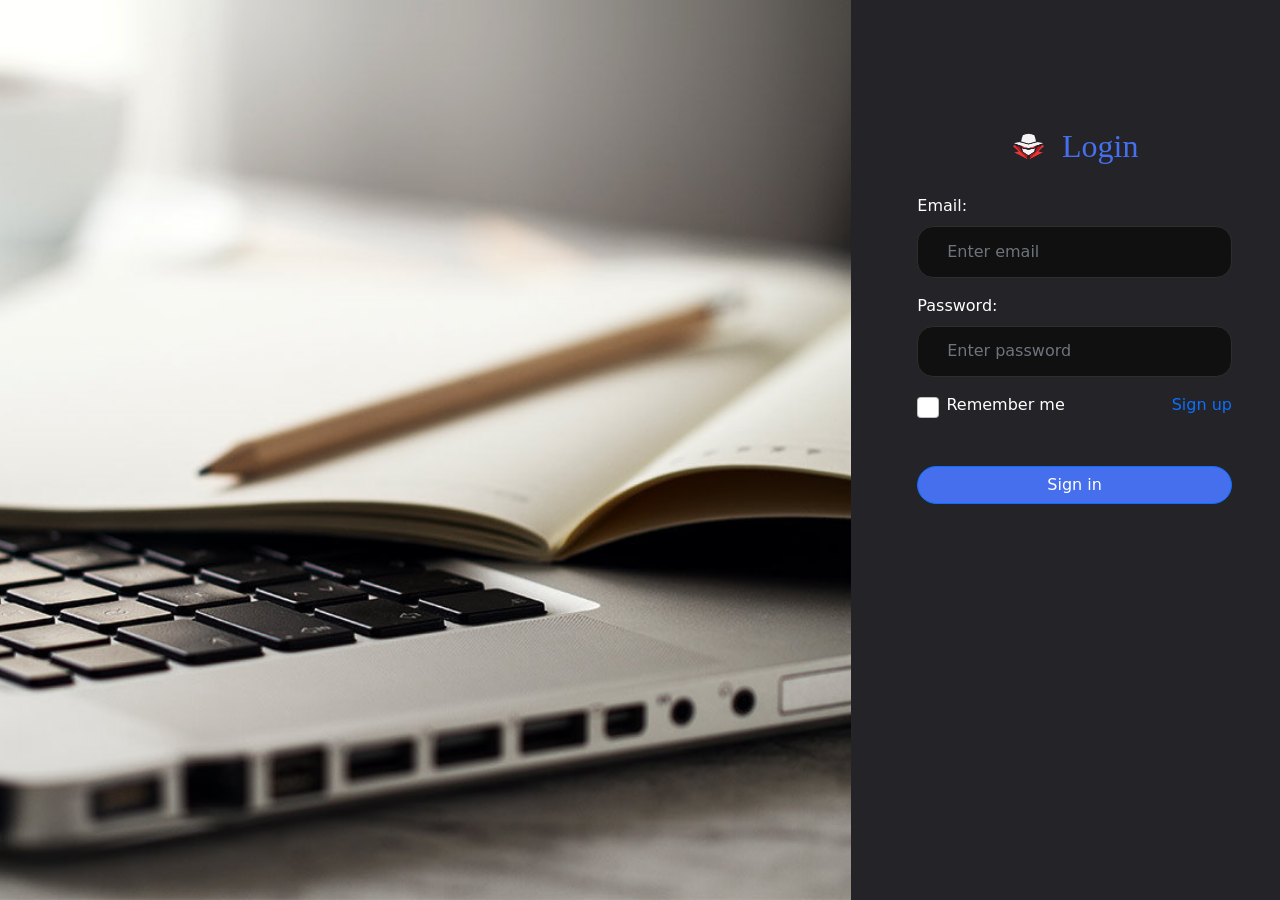
<file: login.html>
<!DOCTYPE html>
<html lang="en">

<head>
    <title>Circles</title>
    <link rel="stylesheet" href="bootstrap/css/bootstrap.min.css" type="text/css" />
    <script src="bootstrap/js/bootstrap.min.js"></script>
    <link rel="stylesheet" href="fontawesome/all.min.css" type="text/css" />
    <script src="fontawesome/all.min.js"></script>
    <link rel="stylesheet" href="styles/index.css" type="text/css" />
</head>

<body>


    <!-- ############ MAIN ############# -->
    <div class="main">
        <div class="content" style="padding: 0rem!important;">

            <!-- ############ MIDDLE ############# -->
            <div class="body middle" style="width: 100%; height: 100%; margin-top: 0px;">

                <div class="row signup-form" style="background: var(--color-black);">
                    <div class="col-lg-8 col-md-0 left-div">
                        <img src="images/register.jpg" alt="">
                    </div>



                    <div class=" col-lg-4 col-md-12" style="background: var(--color-black); margin-top: 10vh;">
                        <form class="reg-form" action="#">
                            <div class="reg-title">
                                <img src="images/social logo.png" alt="">
                                <span class="text-center header">Login</span>
                            </div>

                            <div class="mb-3 mt-3">
                                <label for="email" class="form-label">Email:</label>
                                <input type="email" class="form-control" id="email" placeholder="Enter email"
                                    name="email">
                            </div>
                            <div class="mb-3">
                                <label for="pwd" class="form-label">Password:</label>
                                <input type="password" class="form-control" id="pwd" placeholder="Enter password"
                                    name="pswd">
                            </div>

                            <div class="form-check mb-3">
                                <label class="form-check-label">
                                    <input class="form-check-input" type="checkbox" name="remember"> &nbsp;Remember me
                                </label>
                            
                                <a href="signup.html" class="" style="float: right;">Sign up</a>
                            </div>

                            <div class="mt-5 mb-3">
                                <button type="submit" class="btn btn-primary sign-up" style="width:100%">Sign
                                    in</button>
                            </div>


                        </form>
                    </div>
                </div>

            </div>


        </div>
    </div>

</body>

</html>
</file>
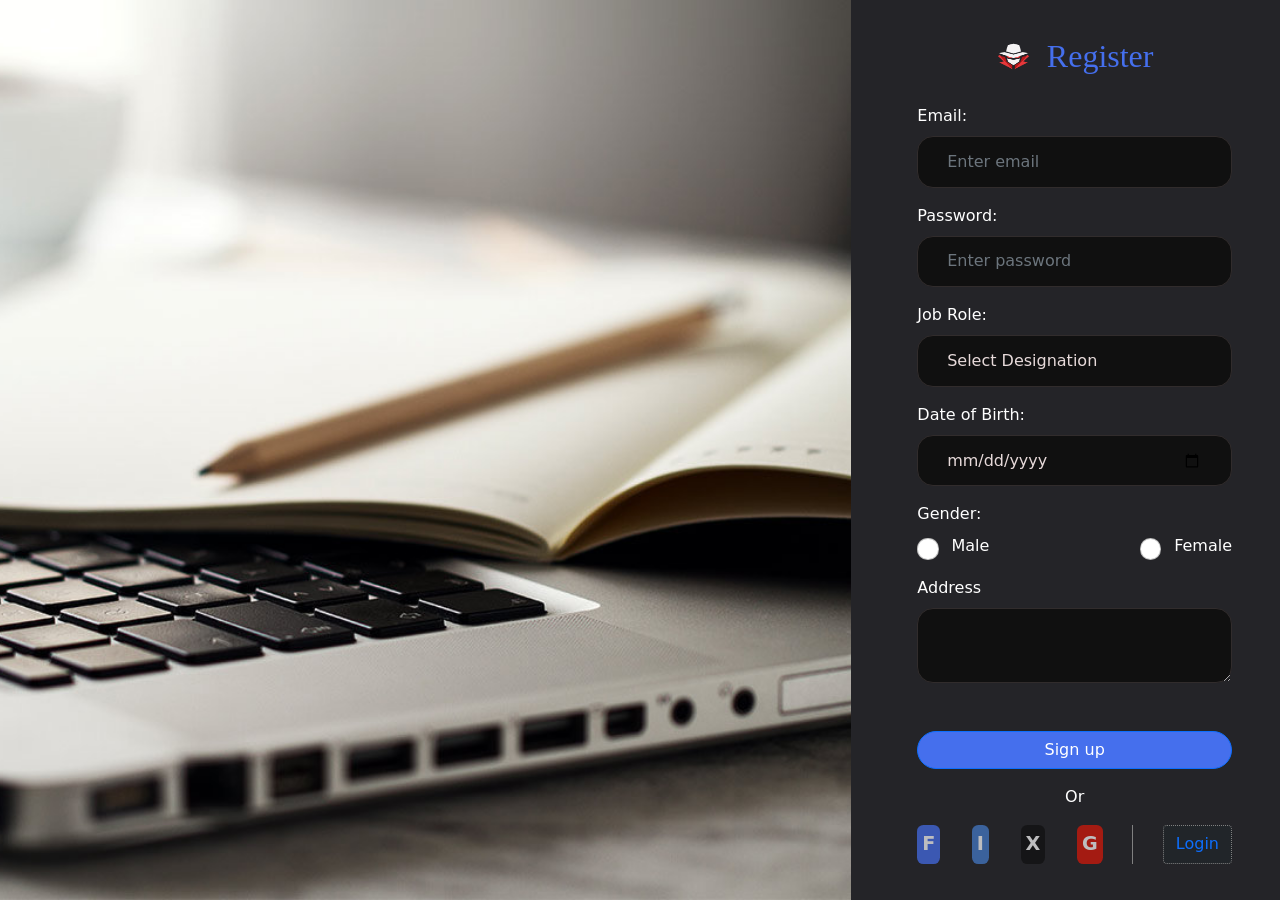
<file: signup.html>
<!DOCTYPE html>
<html lang="en">

<head>
    <title>Circles</title>
    <link rel="stylesheet" href="bootstrap/css/bootstrap.min.css" type="text/css" />
    <script src="bootstrap/js/bootstrap.min.js"></script>
    <link rel="stylesheet" href="fontawesome/all.min.css" type="text/css" />
    <script src="fontawesome/all.min.js"></script>
    <link rel="stylesheet" href="styles/index.css" type="text/css" />
</head>

<body>


    <!-- ############ MAIN ############# -->
    <div class="main">
        <div class="content" style="padding: 0rem!important;">

            <!-- ############ MIDDLE ############# -->
            <div class="body middle" style="width: 100%; height: 100%; margin-top: 0px;">

                <div class="row signup-form" style="background: var(--color-black);">
                    <div class="col-lg-8 col-md-0 left-div"> 
                        <img src="images/register.jpg" alt="">
                    </div>



                    <div class=" col-lg-4 col-md-12" style="background: var(--color-black);">
                        <form class="reg-form" action="#">
                            <div class="reg-title">
                                <img src="images/social logo.png" alt="">
                                <span class="text-center header">Register</span>
                            </div>
                            
                            <div class="mb-3 mt-3">
                                <label for="email" class="form-label">Email:</label>
                                <input type="email" class="form-control" id="email" placeholder="Enter email" name="email">
                            </div>
                            <div class="mb-3">
                                <label for="pwd" class="form-label">Password:</label>
                                <input type="password" class="form-control" id="pwd" placeholder="Enter password" name="pswd">
                            </div>

                            <div class="mb-3">
                                <label for="role" class="form-label">Job Role:</label>
                                <select id="role" name="role" class="form-control">
                                    <option value="">Select Designation</option>
                                    <option value="Front-end Developer">Front-end Developer</option>
                                    <option value="Back-end Developer">Back-end Developer</option>
                                    <option value="Mobile App Developer">Mobile App Developer</option>
                                    <option value="UI-UX Designer">UI-UX Designer</option>
                                    <option value="Fullstack Devepoer">Fullstack Devepoer</option>
                                </select>
                            </div>

                            <div class="mb-3">
                                <label for="role" class="form-label">Date of Birth:</label>
                                <input type="date" class="form-control" id="dob" name="dob" placeholder="Date of Birth" required />
                            </div>

                            <div class="mb-3">
                                <label for="gender" class="form-label">Gender:</label>
                                <div class="form-check">
                                    <label class="form-check-label">
                                        <input class="form-check-input" type="radio" name="gender" id="male"> &nbsp; Male
                                    </label>

                                    <label class="form-check-label">
                                        <input class="form-check-input" type="radio" name="gender" id="female"> &nbsp; Female 
                                    </label>
                                </div>
                            </div>

                            <div class="mb-3">
                                <label for="address" class="form-label">Address</label>
                                <textarea rows="2" class="form-control" name="address" id="address" placeholder="Address" required>
                                    
                                </textarea>
                            </div>

                            <div class="mt-5 mb-3">
                                <button type="submit" class="btn btn-primary sign-up" style="width:100%">Sign up</button>
                            </div>

                            <div class="mb-3" style="display: flex; justify-content:center"> Or </div>

                            <div class="social-icons">
                                <div class="icons">
                                    <span class="icon F">F</span>
                                    <span class="icon I">I</span>
                                    <span class="icon X">X</span>
                                    <span class="icon G">G</span>
                                </div>

                                <div style="border-left: thin solid gray;" ></div>
                                
                                <div class="btn btn-dark" style="border: thin dotted gray">
                                    <a href="login.html" class="" style="float: right;">Login</a>
                                </div>
                                
                            </div>
                            
                        </form>
                    </div>
                </div>

            </div>


        </div>
    </div>

</body>

</html>
</file>
<file: styles/index.css>
* {
    /* font-family: popins; */
}

a {
    text-decoration: none;
}

:root {
    --color-primary: rgb(69, 111, 237);
    --color-success: rgb(40, 125, 34);
    --color-danger: rgb(219, 24, 10);
    --color-black: rgb(36, 36, 40);
    --color-light: rgb(255, 255, 255);
    --color-dark: rgb(49, 44, 44);
}





.search-div {
    display: flex;
    min-height: 1vh;
}
.search-input {
    background: #eee;
    border: none;
    border-bottom-left-radius: 2rem;
    border-top-left-radius: 2rem;
    padding: 0rem 2rem;
    outline: none;
    width: 25vw;
    /* margin-left: 2px; */
}
.search-icon {
    background: var(--color-primary);
    padding: 6px 1rem;
    width: fit-content;
    height: 22px;
    color: white;
    border-radius: 5px;
    cursor: pointer;
    border-top-right-radius: 1rem;
    border-bottom-right-radius: 1rem;
}
/* .profile-img {
    height: 40px;
    width: 40px;
    margin-top: -5px;
    margin-left: 0px;
    cursor: pointer;
    object-fit: cover;
    border-radius: 50%;
} */
.main {
    background: #eee;
}
.content {
    display: flex;
    gap: 2rem;
    padding: 2rem 0rem;
}
.body {
    margin-top: 8vh;
}
.leftside {
    width: 22vw;
    height: 86vh;
}
.middle {
    width: 40vw;
    height: 83vh;
    overflow: auto;
}
.rightside {
    width: 22vw;
    height: 86vh;
}

.logo {
    font-family:popins;
    font-size: 34px!important;
    display: flex;
    align-items: center;
    gap: 0.5rem;
}

.logo img {
    width: 30px;
}

.p-card {
    background: white;
    border-radius: 1rem;
    padding: 0.8rem;
}
.profile-head {
    display: flex;
    justify-content: start!important;
    align-items: center;
    gap: 1rem;
    margin-bottom: 1rem;
}
.profile-detail {
    display: flex;
    flex-direction: column;
}
.profile-img {
    width: 40px;
    height: 40px;
    margin-top: -5px;
    margin-left: 0px;
    border-radius: 50%;
    object-fit: cover;
    cursor:pointer;
}
.menu-item {
    display: flex;
    justify-content: start;
    align-items: center;
    gap: 1rem;
    font-size: larger;
    border-radius: 6px;
    border-left: 0.4rem solid white;
    padding: 0.8rem 0.6rem;
    cursor: pointer;
}
.menu-item:hover {
    border-left: 0.4rem solid var(--color-primary);
    background: #eee;
    transition: all 0.7s ease-in-out;
}
.a-link {
    color: var(--color-black);
}
.leftside .btn-primary {
    margin: 1.5rem auto;
    display: block;
    width: 100%;
    border-radius: 5rem;
    padding: 0.5rem 2rem;
}


.logo {
    color: var(--color-primary)!important;
}
.notifications
{
    margin-left: 1rem;
    margin-right: 2rem;
}
.notif {
    width: 35px;
    height: 35px;
    cursor: pointer;
}
#badge-icon {
    position: absolute;
    top: 15px;
    right: 85px;
    background: red;
    color: white;
    font-size: 12px;
    border-radius: 50%;
    padding: 0.3rem;
    cursor: pointer;
}

/* ******* STORIES ******* */
.stories {
    display: flex;
    align-items: center;
    gap: 0.1rem;
    overflow: auto !important;
}
.story {
    width: 90px;
    cursor: pointer;
}
.story-img {
    height: 120px;
    border-radius: 1rem;
    object-fit: cover;
    margin-bottom: 7px;
}
.story-info {
    display: flex;
    flex-direction: column;
    justify-content: center;
    font-size: 12px;
    margin-top: 0.7rem;
}


/* ******* POST ******* */
.create-post {
    margin-top: 2rem;
    display: flex;
    justify-content:space-between;
    align-items: center;
    gap: 1rem;
    margin-bottom: 1rem;
}
.avatarImg {
    width: 30px;
    height: 30px;
    border-radius: 50%;
    object-fit: cover;
}
.profile-pic {
    display: flex;
    flex-direction: column;
}
.profile-pic span {
    font-size: small;
}
.post-input {
    width: 100%;
    padding: 0.5rem 1rem;
    border-radius: 1rem;
    border: #fff thin solid;
    background: #eee;
    outline: none;
}
.create-post button {
    padding: 0.5rem 2rem;
    border: none;
    background: var(--color-primary);
    color: white;
    border-radius: 3rem;
    font-size: small;
}
.post-img {
    width: 100%;
    height: 200px;
    object-fit: cover;
    border-radius: 1rem;
    margin-top: 1rem;
    margin-bottom: 1rem;
}
.feed-actions {
    display: flex;
    gap: 0.5rem;
}
.like-btn, .comment-btn {
    color: var(--color-danger);
    cursor: pointer;
    margin-right: 1px;
}
.feed {
    margin-bottom: 1rem;
}


/* MESSAGES & REQUESTS */
.msg-div {
    margin-bottom: 2rem;
    height: 40vh;
    overflow: auto;
}
.msg-header {
    display: flex;
    justify-content: space-between;
    align-items: center;
    gap: 0.5rem;
    margin: 0.6rem 0.2rem;
    font-size: larger;
}
.msg-profile {
    margin: 1rem auto;
    display: flex;
    gap: 0.5rem;
}
.msg-profile img {
    width: 50px;
    height: 50px;
}
.request-div {
    margin: 1.5rem auto; 
}
.req-action {
    display: flex;
    justify-content: space-between;
    margin-top: 0.5rem;
}
.req-action button {
    padding: 0.3rem 1.5rem;
    border: none;
    color: white;
    border-radius: 3rem;
    font-size: small;
}
.nav-tabs, .tab-content {
    margin-top: 0.6rem;
}

.msg-content div {
    overflow: hidden;
    display: -webkit-box;
    -webkit-box-orient: vertical;
    -webkit-line-clamp: 1;
}

.friend-search {
    display: flex;
    align-items: center;
    gap: 0.7rem;
}
/* .friend-div {
    height: 32vh;
    overflow: auto;
} */

.feed-content-img, p{
    cursor:pointer;
}

.row .card{
    margin-bottom: 3rem;
}


.p-card{
    margin-top:10%;
    box-shadow: 0 16px 15px hsla(0, 0%, 7%, 0.125);
}

:root {
    --color-primary: rgb(69, 111, 237);
    --color-success: rgb(40, 125, 34);
    --color-danger: rgb(219, 24, 10);
    --color-black: rgb(36, 36, 40);
    --color-black-full: rgb(16, 16, 16);
    --color-light: rgb(255, 255, 255);
    --color-light-gray: rgb(231, 218, 218);
    --color-dark: rgb(49, 44, 44);
    --color-blue-dark: hsl(252, 30%, 17%);

    --color-text-light: hsl(257, 41%, 97%);
    --color-text-dark: hsl(260, 4%, 5%);
    --color-bg-light: hsl(252, 30%, 94%);
    --color-bg-dark: hsl(260, 4%, 5%);
    --color-card-light: var(--color-light);
    --color-card-dark: var(--color-black);
}

/* LOGIN FORM  */
.login-form {
    margin-top: 10%;
}

.login-form .p-card {
    box-shadow: 0 16px 15px hsla(0, 0%, 7%, 0.125);
    padding: 1rem 1.8rem;
}

.reg-form {
    padding: 2rem 3rem;
    color: var(--color-light);
}

.reg-form .form-control,
textarea {
    background: var(--color-black-full);
    border: thin solid var(--color-dark);
    color: var(--color-light-gray);
    padding: 0.8rem 1.8rem;
    border-radius: 1rem;
}

.reg-form .header {
    font-family: 'poppins';
    font-size: 2rem;
    color: var(--color-primary);
}

.reg-form .form-check {
    display: flex;
    justify-content: space-between;
}

.social-icons {
    display: flex;
    justify-content: space-between;
}

.icons {
    display: flex;
    gap: 2rem;
}

.social-icons .icon {
    opacity: 70%;
    font-size: larger;
    font-weight: bolder;
    padding: 0.3rem 1rem;
    border-radius: 0.4rem;
    cursor: pointer;
}

.F {
    background: var(--color-primary);
}

.I {
    background: rgb(69, 125, 205);
}

.X {
    background: rgb(16, 16, 16);
}

.G {
    background: var(--color-danger);
}

.social-icons .icon:hover {
    opacity: 100%;
    transition: all 0.3s ease-in-out;
}

/* SIGN UP FORM */

.signup-form .left-div img {
    height: 100vh;
    width: 66.45vw;
    background-repeat: no-repeat;
    object-fit: cover;
}

.form-check-input {
    padding: 0.6rem;
}

.sign-up {
    border-radius: 2rem;
    background: var(--color-primary);
}

.reg-title {
    display: flex;
    justify-content: center;
    align-items: center;
    gap: 1rem;
    margin-bottom: 1.5rem;
}

.reg-title img {
    width: 35px;
    height: 27px;
}

.navbar{
    display:flex;
    justify-content: space-between;
    align-items: center;
    padding: 0.1rem 1rem;    
}

.nav-notif{
    display:flex;
    justify-content: end;
}

.card-img-top{
    border-radius: 1rem;
    cursor: pointer;
}
.bg-light, .navbar-light, .bg-dark, .navbar-dark{
    transition: all0.5s ease-in-out;
}

.message-box-shadow{
    box-shadow: 0 0 2rem var(--color-primary);
    transition: all 0.5s ease-in-out
}

#svg-moon, #svg-sun{
    cursor:pointer;
}

@media screen and (max-width:1600px){
    .container-div{
        width: 86%!important;
        transition: all 0.5s ease-in-out;
    }
}
@media screen and (max-width:1400px){
    .container-div{
        width:90!important;
        transition: all 0.5s ease-in-out;
    }
}

** {
    font-family: inter;
    color: var(--color-dark);
}

.all-dark-text {
    color: var(--color-light);
}

a {
    text-decoration: none;
}

:root {
    --color-primary: rgb(69, 111, 237);
    --color-success: rgb(40, 125, 34);
    --color-danger: rgb(219, 24, 10);
    --color-black: rgb(36, 36, 40);
    --color-black-full: rgb(16, 16, 16);
    --color-light: rgb(255, 255, 255);
    --color-light-gray: rgb(231, 218, 218);
    --color-dark: rgb(49, 44, 44);
    --color-blue-dark: hsl(252, 30%, 17%);

    --color-text-light: hsl(257, 41%, 97%);
    --color-text-dark: hsl(260, 4%, 5%);
    --color-bg-light: hsl(252, 30%, 94%);
    --color-bg-dark: hsl(260, 4%, 5%);
    --color-card-light: var(--color-light);
    --color-card-dark: var(--color-black);
}


.container-div {
    width: 80%;
    margin: auto;
}





.search-div {
    display: flex;
    min-height: 1vh;
}

.search-input {
    background: #eee;
    border: none;
    border-bottom-left-radius: 2rem;
    border-top-left-radius: 2rem;
    padding: 0rem 2rem;
    outline: none;
    width: 25vw;
    /* margin-left: 2px; */
    transition: all 0.5s ease-in-out;
}

.search-input-dark {
    background: var(--color-bg-dark);
}

.search-icon {
    background: var(--color-primary);
    padding: 6px 1rem;
    width: fit-content;
    /* height: 22px; */
    color: white;
    border-radius: 5px;
    cursor: pointer;
    border-top-right-radius: 1rem;
    border-bottom-right-radius: 1rem;
}



.main {
    background: var(--color-bg-light);
    transition: all 0.5s ease-in-out;
}

.main-dark {
    background: var(--color-bg-dark);
    transition: all 0.5s ease-in-out;
}

.content {
    display: flex;
    gap: 2rem;
    padding: 2rem 0rem;
}

.body {
    margin-top: 8vh;
}

.leftside {
    width: 22vw;
    height: 90vh;
}

.middle {
    width: 40vw;
    height: 90vh;
    overflow: auto;
}

.rightside {
    width: 22vw;
    height: 90vh;
}

.logo {
    font-family: popins;
    font-size: 34px !important;
    display: flex;
    align-items: center;
    gap: 0.5rem;
}

.logo img {
    width: 30px;
}

.p-card {
    background: var(--color-card-light);
    border-radius: 1rem;
    padding: 0.8rem;
    transition: all 0.5s ease-in-out;
}

.p-card-dark {
    background: var(--color-card-dark);
    color: var(--color-light);
    transition: all 0.5s ease-in-out;
}

.profile-head {
    display: flex;
    justify-content: start !important;
    align-items: center;
    gap: 1rem;
    margin-bottom: 1rem;
}

.profile-detail {
    display: flex;
    flex-direction: column;
    transition: all 0.5s ease-in-out;
}

.p-name-dark {
    color: var(--color-light);
    transition: all 0.5s ease-in-out;
}

.p-uname-dark {
    color: var(--color-light);
    transition: all 0.5s ease-in-out;
}

.profile-img {
    width: 40px;
    height: 40px;
    margin-top: -5px;
    margin-left: 0px;
    border-radius: 50%;
    object-fit: cover;
    cursor: pointer;
}

.menu-item {
    display: flex;
    justify-content: start;
    align-items: center;
    gap: 1rem;
    font-size: larger;
    border-radius: 6px;
    border-left: 0.4rem solid transparent;
    padding: 0.8rem 0.6rem;
    cursor: pointer;
    margin-bottom: 0.5rem;
}

.menu-item:hover,
.active-link {
    border-left: 0.4rem solid var(--color-primary);
    /* background: var(--color-bg-light); */
    transition: all 0.4s ease-in-out;
}


.a-link .icon::after {
    fill: var(--color-primary);
    color: var(--color-primary);
    transition: all 0.5s ease-in-out;
}

.a-link {
    color: var(--color-black);
    transition: all 0.5s ease-in-out;
}

.a-link-dark {
    color: var(--color-light);
    transition: all 0.5s ease-in-out;
}

.hide-icon {
    display: none;
}

.leftside .btn-primary {
    margin: 1.5rem auto;
    display: block;
    width: 100%;
    border-radius: 5rem;
    padding: 0.5rem 2rem;
}


.logo {
    color: var(--color-primary) !important;
}

.notifications {
    display: flex;
    align-items: center;
    gap: 1rem;
    margin-left: 1rem;
    margin-right: 2rem;
}

.notif {
    width: 35px;
    height: 35px;
    cursor: pointer;
}

#badge-icon {
    position: absolute;
    top: 8px;
    right: 85px;
    background: red;
    color: white;
    font-size: 12px;
    border-radius: 50%;
    padding: 0.3rem;
    cursor: pointer;
}

/* *** STORIES *** */
.stories {
    display: flex;
    align-items: center;
    gap: 0.1rem;
    overflow: auto !important;
}

.story {
    width: 28%;
    cursor: pointer;
}

.story-img {
    height: 120px;
    width: 90%;
    border-radius: 1rem;
    object-fit: cover;
    margin-bottom: 7px;
}

.story-info {
    display: flex;
    flex-direction: column;
    justify-content: center;
    font-size: 12px;
    margin-top: 0.7rem;
}


/* *** POST *** */
.create-post {
    margin-top: 2rem;
    display: flex;
    justify-content: space-between;
    align-items: center;
    gap: 1rem;
    margin-bottom: 1rem;
}

.avatarImg {
    width: 30px;
    height: 30px;
    border-radius: 50%;
    object-fit: cover;
}

.profile-pic {
    display: flex;
    flex-direction: column;
}

.profile-pic span {
    font-size: small;
}

.post-input {
    width: 100%;
    padding: 0.5rem 1rem;
    border-radius: 1rem;
    border: transparent thin solid;
    background: var(--color-bg-light);
    outline: none;
    transition: all 0.5s ease-in-out;
}

.post-input-dark {
    background: var(--color-bg-dark);
    transition: all 0.5s ease-in-out;
}

.create-post button,
.col-md-6 .card .btn .create-post-btn {
    padding: 0.5rem 2rem;
    border: none;
    background: var(--color-primary);
    color: white;
    border-radius: 3rem;
    font-size: small;
}

.post-img {
    width: 100%;
    height: 250px;
    object-fit: cover;
    border-radius: 1rem;
    margin-top: 1rem;
    margin-bottom: 1rem;
}

.feed-actions {
    display: flex;
    gap: 0.5rem;
}

.like-btn,
.comment-btn {
    color: var(--color-danger);
    cursor: pointer;
    margin-right: 1px;
}

.feed {
    margin-bottom: 1rem;
}


/* MESSAGES & REQUESTS */
.msg-div {
    margin-bottom: 2rem;
    height: 40vh;
    overflow: auto;
}

.msg-header {
    display: flex;
    justify-content: space-between;
    align-items: center;
    gap: 0.5rem;
    margin: 0.6rem 0.2rem;
    font-size: larger;
}

.msg-profile {
    margin: 1rem auto;
    display: flex;
    gap: 0.5rem;
}

.msg-profile img {
    width: 50px;
    height: 50px;
}

.request-div {
    margin: 1.5rem auto;
}

.req-action {
    display: flex;
    justify-content: space-between;
    margin-top: 0.5rem;
}

.req-action button {
    padding: 0.3rem 1.5rem;
    border: none;
    color: white;
    border-radius: 3rem;
    font-size: small;
}

.nav-tabs,
.tab-content {
    margin-top: 0.6rem;
}

.msg-content div {
    overflow: hidden;
    display: -webkit-box;
    -webkit-box-orient: vertical;
    -webkit-line-clamp: 1;
}

.friend-search {
    display: flex;
    align-items: center;
    gap: 0.7rem;
}

/* .friend-div {
    height: 32vh;
    overflow: auto;
} */

.feed-content img,
p {
    cursor: pointer;
}



.row .card {
    margin-bottom: 3rem;
}




/* LOGIN FORM */
.login-form {
    margin-top: 10%;
}

.login-form .p-card {
    box-shadow: 0 16px 15px hsla(0, 0%, 7%, 0.125);
    padding: 1rem 1.8rem;
}

.reg-form {
    padding: 2rem 3rem;
    color: var(--color-light);
}

.reg-form .form-control,
textarea {
    background: var(--color-black-full);
    border: thin solid var(--color-dark);
    color: var(--color-light-gray);
    padding: 0.8rem 1.8rem;
    border-radius: 1rem;
}

.reg-form .header {
    font-family: 'poppins';
    font-size: 2rem;
    color: var(--color-primary);
}

.reg-form .form-check {
    display: flex;
    justify-content: space-between;
}

.social-icons {
    display: flex;
    justify-content: space-between;
}

.icons {
    display: flex;
    gap: 2rem;
}

.social-icons .icon {
    opacity: 70%;
    font-size: larger;
    font-weight: bolder;
    padding: 0.3rem;
    border-radius: 0.4rem;
    cursor: pointer;
}

.F {
    background: var(--color-primary);
}

.I {
    background: rgb(69, 125, 205);
}

.X {
    background: rgb(16, 16, 16);
}

.G {
    background: var(--color-danger);
}

.social-icons .icon:hover {
    opacity: 100%;
    transition: all 0.3s ease-in-out;
}


/* SIGN UP FORM */
.signup-form .left-div img {
    height: 100vh;
    width: 66.45vw;
    background-repeat: no-repeat;
    object-fit: cover;
}

.form-check-input {
    padding: 0.6rem;
}

.sign-up {
    border-radius: 2rem;
    background: var(--color-primary);
}

.reg-title {
    display: flex;
    justify-content: center;
    align-items: center;
    gap: 1rem;
    margin-bottom: 1.5rem;
}

.reg-title img {
    width: 35px;
    height: 27px;
}












.navbar {
    display: flex;
    justify-content: space-between;
    align-items: center;
    padding: 0.1rem 1rem;
}

.nav-notif {
    display: flex;
    justify-content: end;
}


.card-img-top {
    border-radius: 1rem;
    cursor: pointer;
}

.bg-light,
.navbar-light,
.bg-dark,
.navbar-dark {
    transition: all 0.5s ease-in-out;
}

.message-box-shadow {
    box-shadow: 0 0 2rem var(--color-primary);
    transition: all 0.5s ease-in-out;
}

#svg-moon,
#svg-sun {
    cursor: pointer;
}







/* MEDIA QUERY */
@media screen and (max-width: 1600px) {
    .container-div {
        width: 86% !important;
        transition: all 0.5s ease-in-out;
    }
}

@media screen and (max-width: 1400px) {
    .container-div {
        width: 90% !important;
        transition: all 0.5s ease-in-out;
    }
}

/*  #################################
    TARGETING LAPTOPS & BIG TABLETS 
    #################################
*/
@media screen and (max-width: 1200px) {
    .container-div {
        width: 94% !important;
    }

    .leftside {
        width: 20vw;
        height: 90vh;
        z-index: 5;
    }

    .middle {
        width: 72vw;
        height: 90vh;
        overflow: auto;
    }

    .rightside {
        display: none;
    }

    .story {
        width: 22%;
    }

    .story .story-img {
        height: 145px;
        width: 90%;
    }

    .menu-item:hover,
    .active-link {
        border-left: 0.4rem solid var(--color-primary);
        /* background: #eee; */
        transition: all 0.4s ease-in-out;
    }


    /* AUTH FORMS  */
    .signup-form {
        height: 100vh;
    }

    .signup-form .left-div {
        display: none;
    }

    .signup-form .col-md-12 {
        width: 60vw;
        margin: auto;
        border-radius: 1rem;
        border: 0.06rem dotted rgb(176, 168, 168);
    }
}



/*  #################################
    TARGETING SMALL TABLETS 
    #################################
*/

@media screen and (max-width: 990px) {
    .container-div {
        width: 96% !important;
        /* background: grey; */
    }

    .leftside {
        width: 70px;
        height: 90vh;
        position: fixed;
        z-index: 5;
    }

    .leftside .btn {
        display: none;
    }

    .middle {
        margin-left: 85px;
        width: 100vw;
        height: 90vh;
        overflow: auto;
    }

    .rightside {
        display: none;
    }

    .profile-detail,
    .link-item {
        display: none;
    }

    .menu-item {
        border: 0.05rem solid var(--color-light-gray);
        margin-bottom: 1rem;
    }

    .story {
        width: 42%;
    }

    .story .story-img {
        height: 145px;
        width: 90%;
    }


    /* AUTH FORMS */

    .signup-form .col-md-12 {
        width: 85% !important;
        margin: auto;
        border-radius: 1rem;
        border: 0.06rem dotted rgb(176, 168, 168);
    }

}



/*  #################################
    TARGETING MOBILE PHONES
    #################################
*/
@media screen and (max-width: 687px) {
    .search-div {
        display: none;
    }

    .stories {
        gap: 0.1rem;
        overflow: auto !important;
    }

    .story-info {
        display: none;
    }




    /* AUTH FORMS */

    .signup-form .col-md-12 {
        width: 94% !important;
        margin: auto;
        border-radius: 1rem;
        border: 0.06rem dotted rgb(176, 168, 168);
    }
}
</file>
